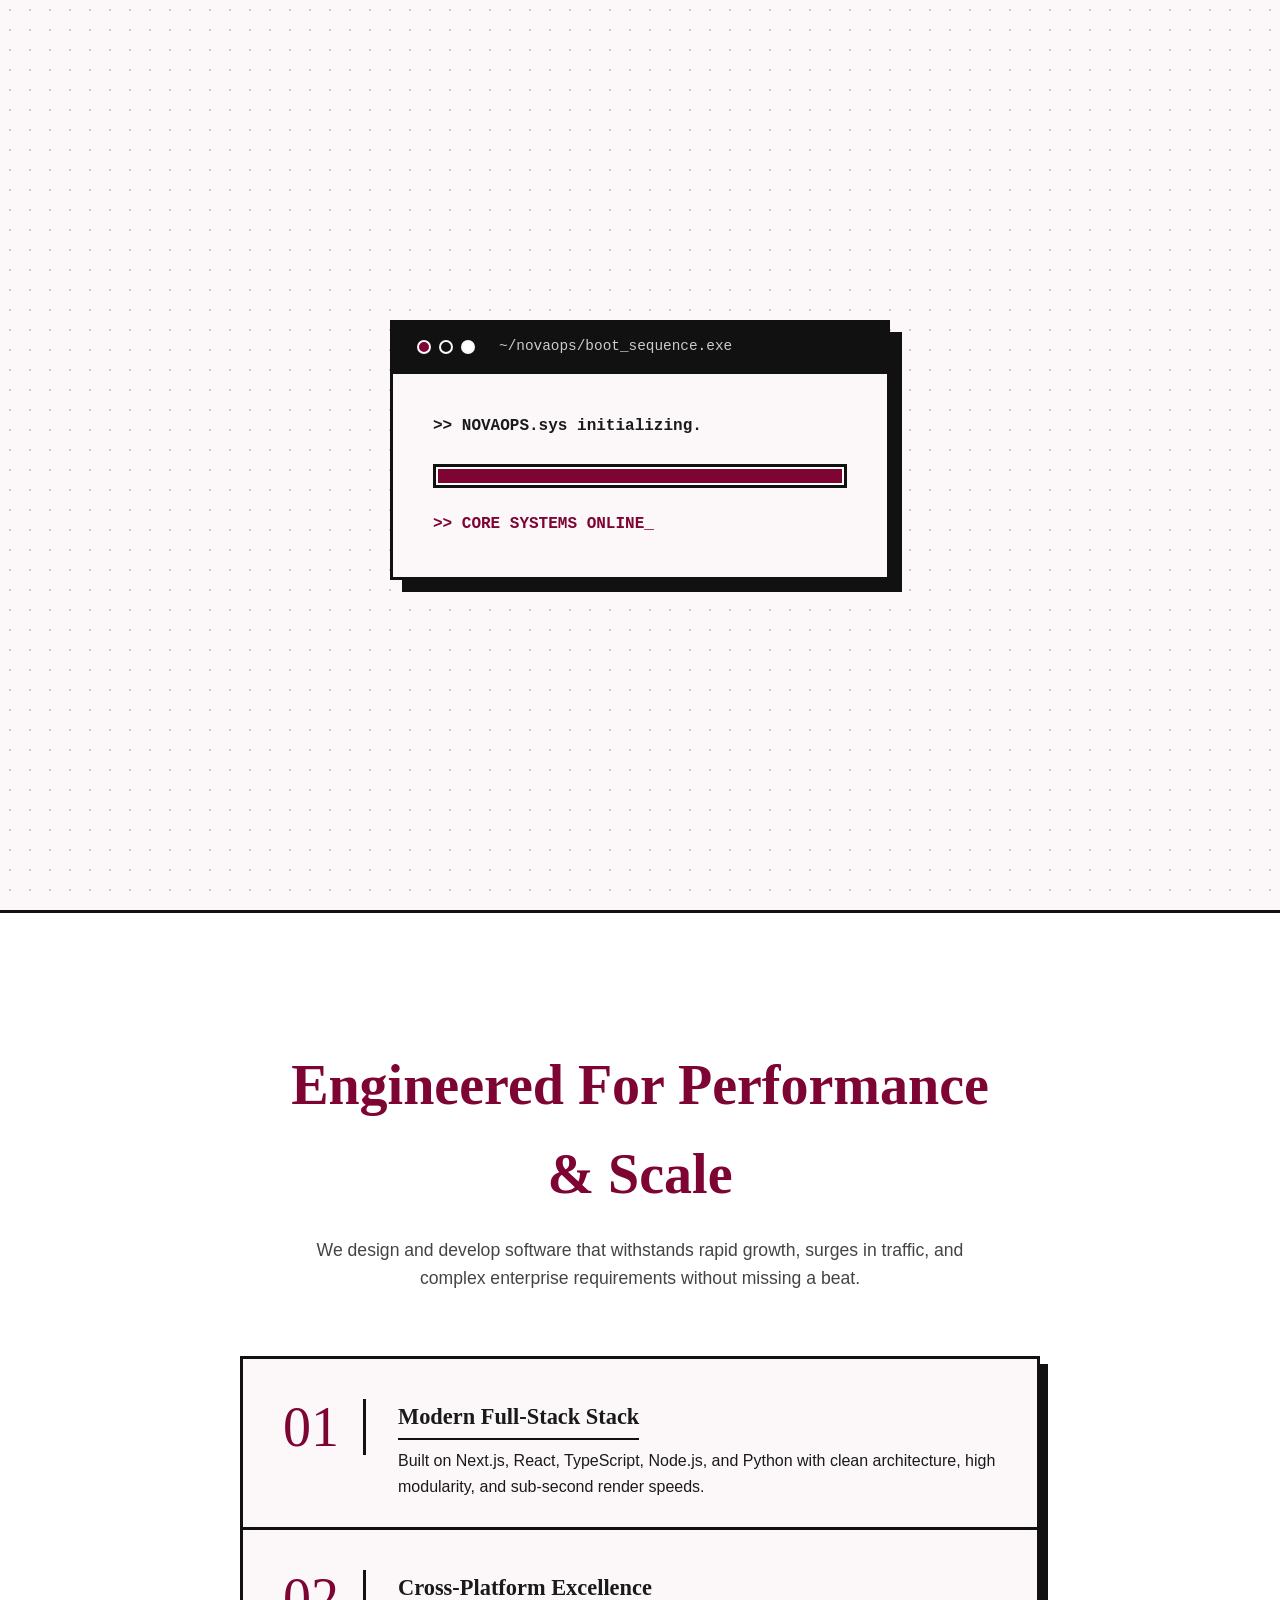
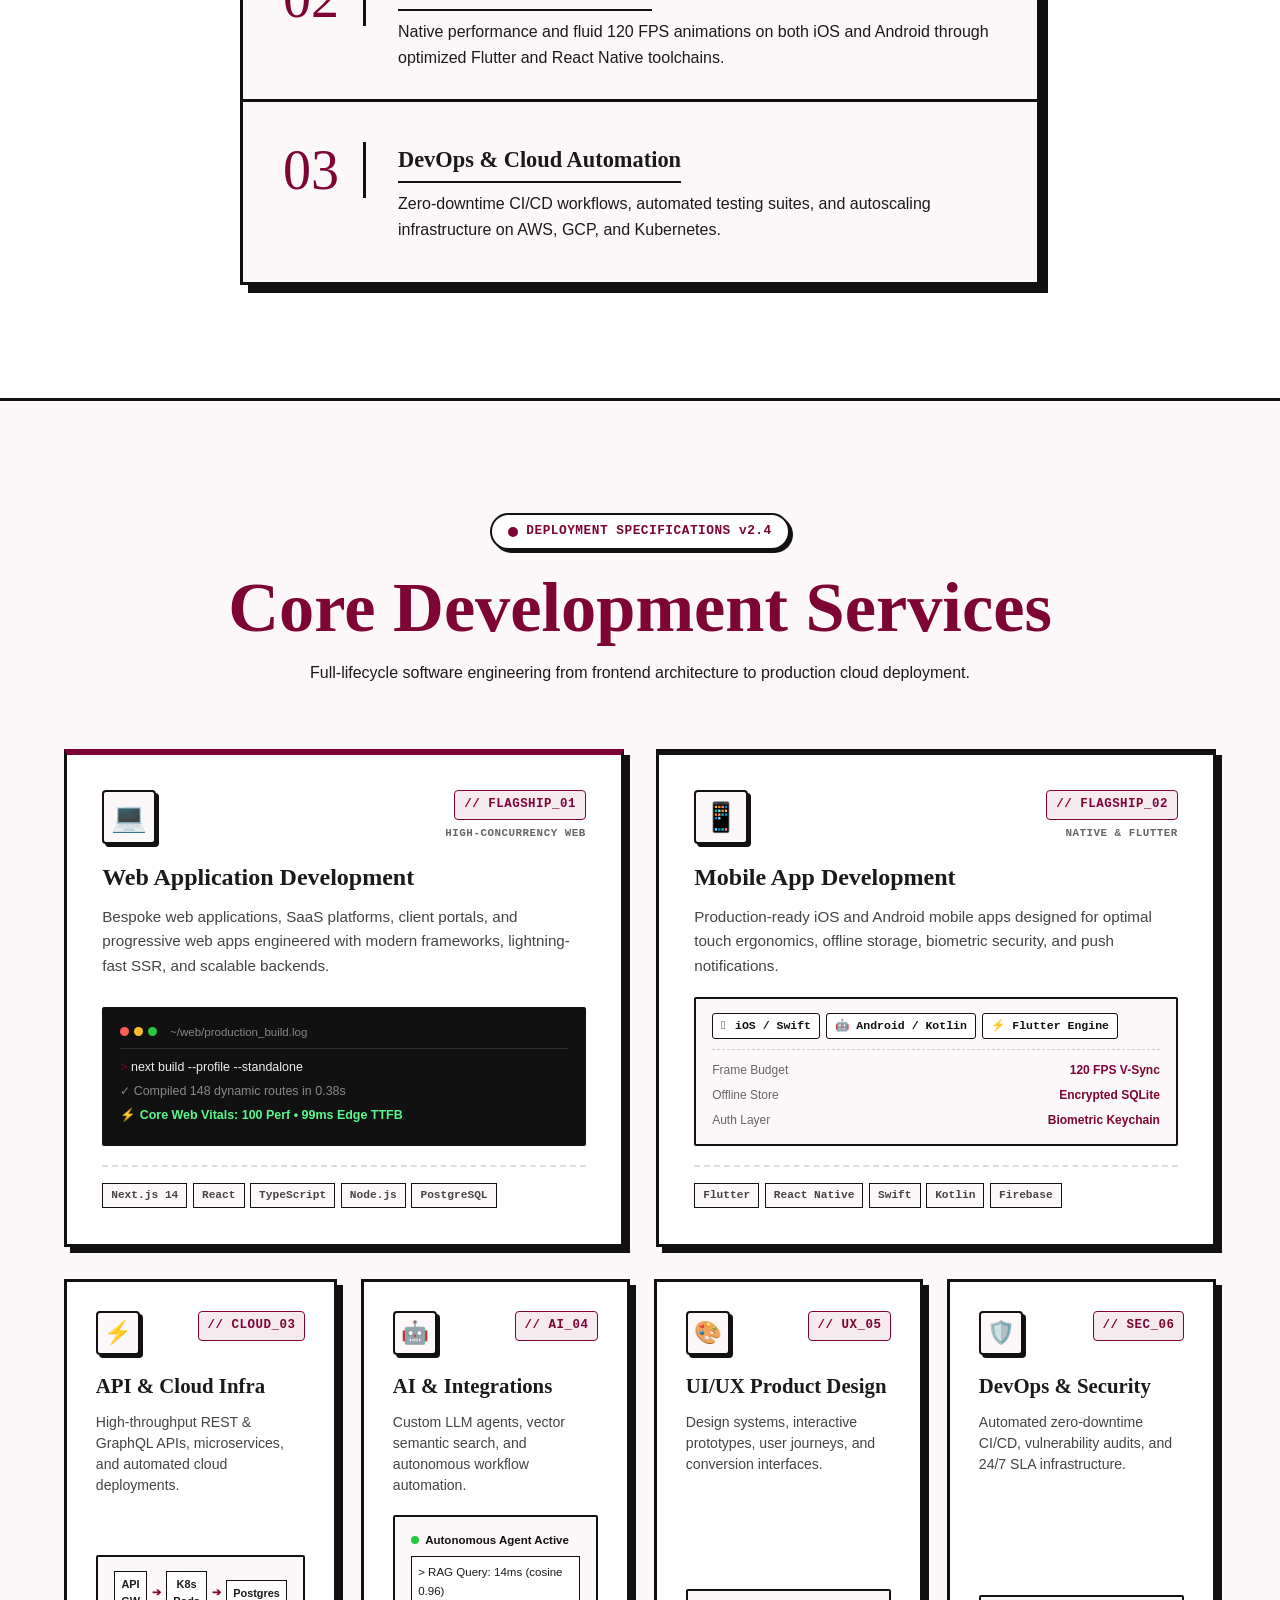
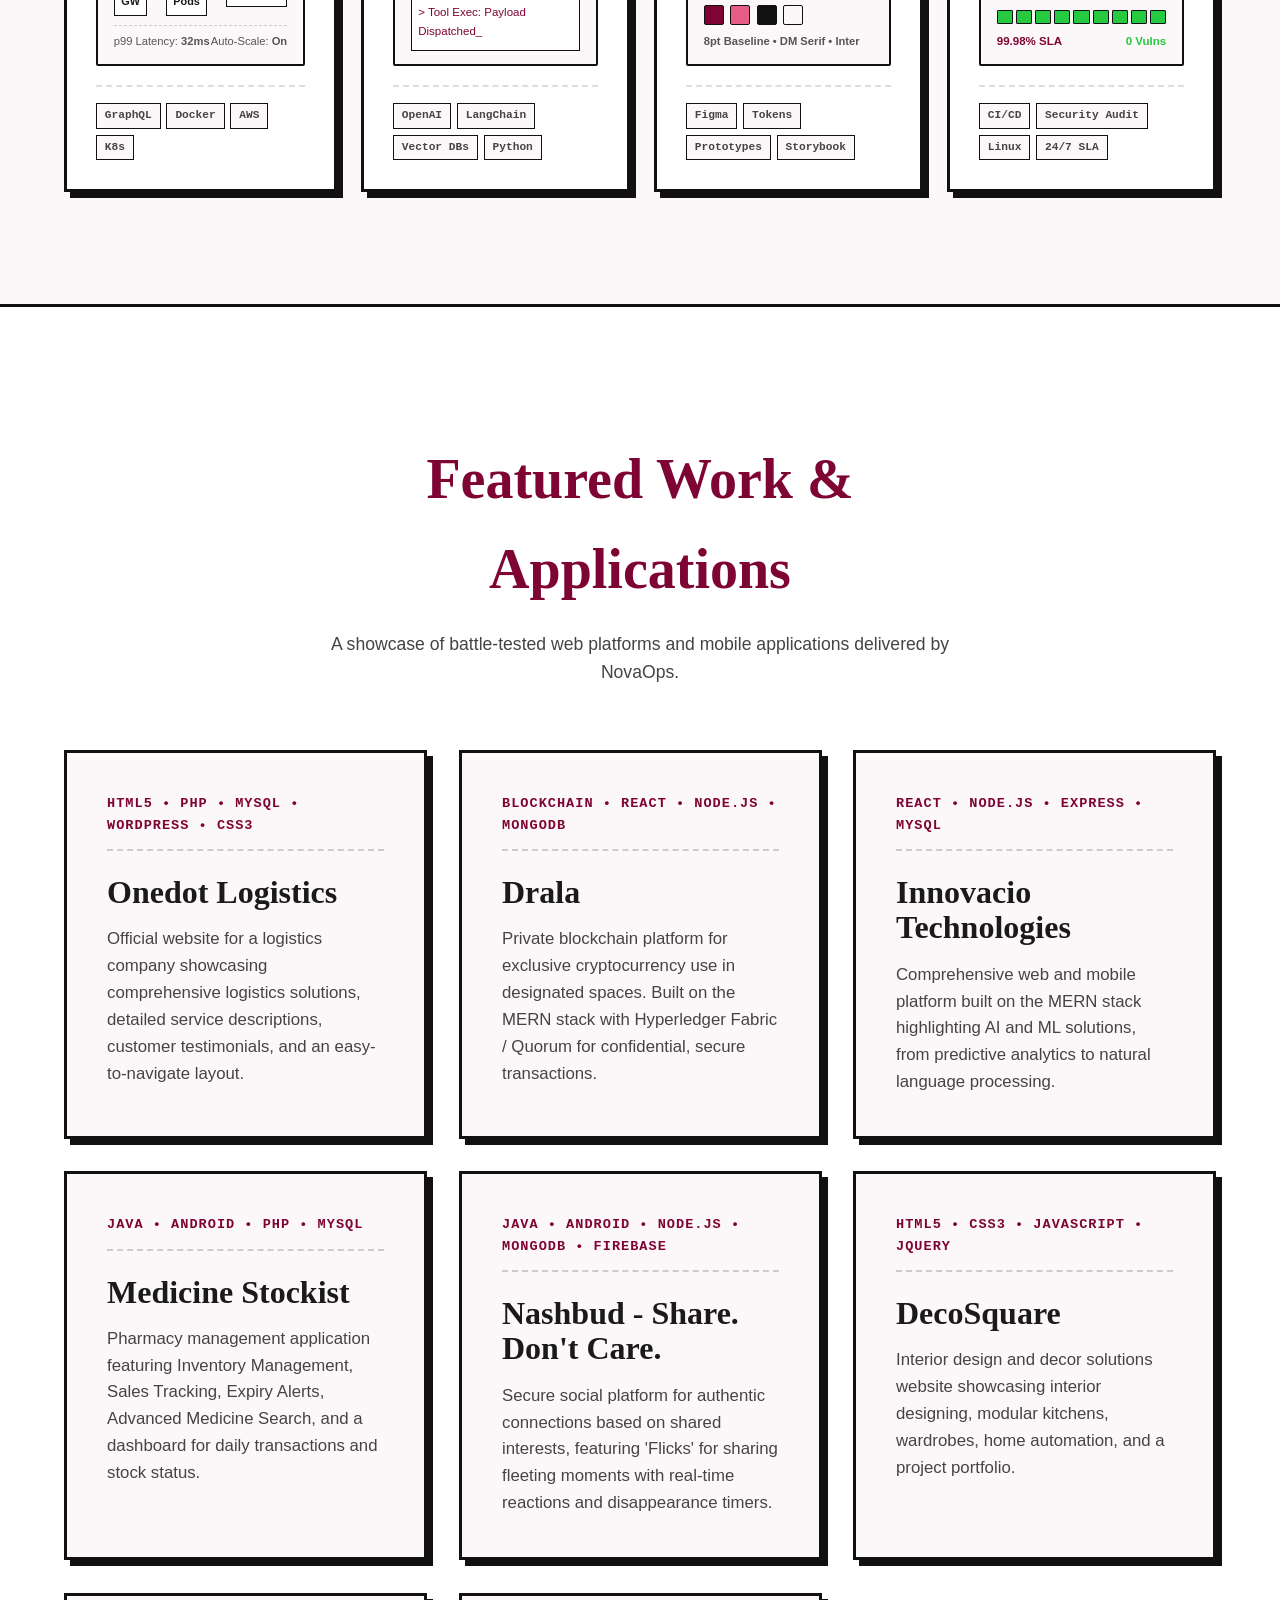
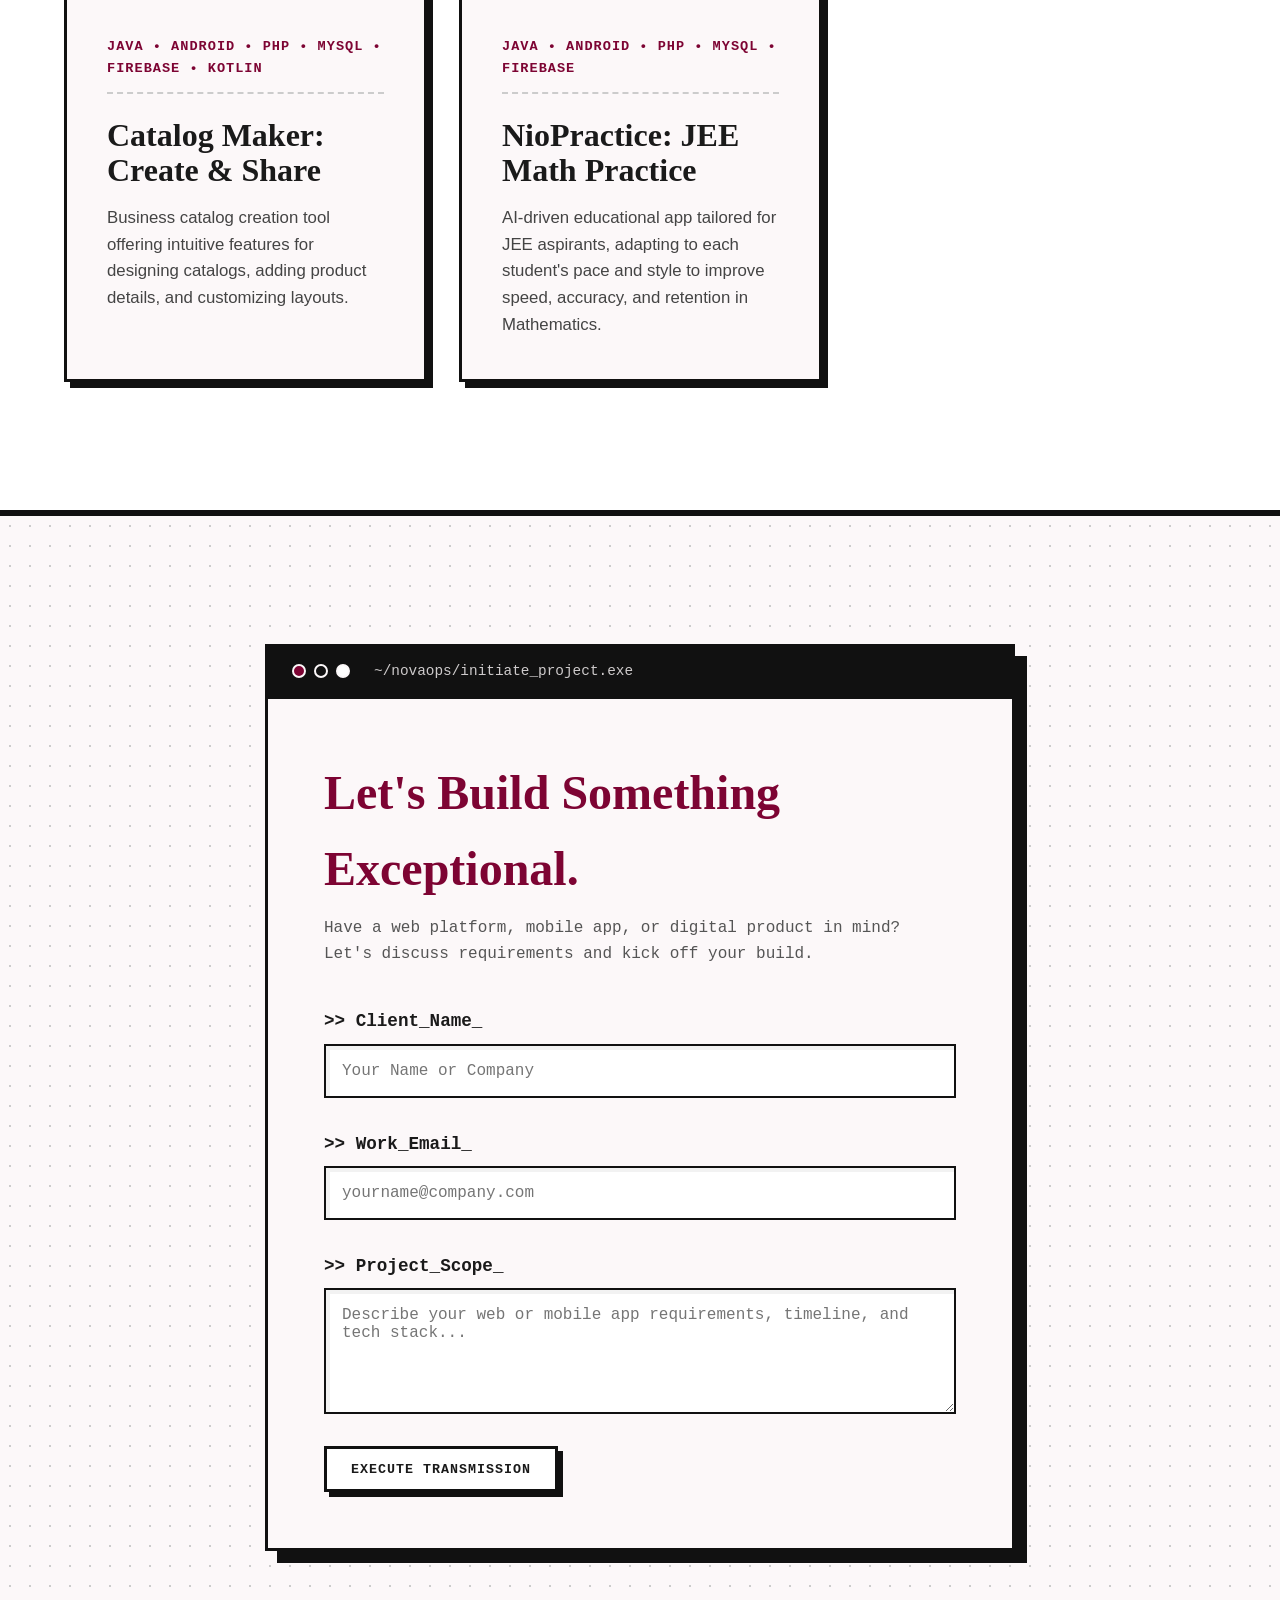
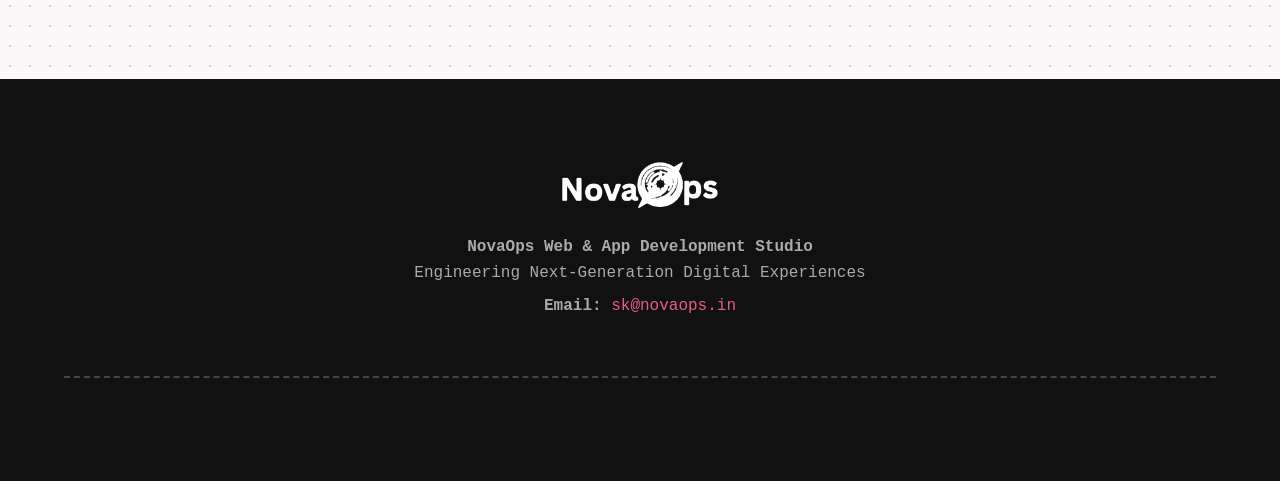
<file: index.html>
<!DOCTYPE html>
<html lang="en">

<head>
    <meta charset="UTF-8">
    <meta name="viewport" content="width=device-width, initial-scale=1.0">
    <meta http-equiv="X-Content-Type-Options" content="nosniff">
    <meta name="referrer" content="strict-origin-when-cross-origin">
    <meta http-equiv="Content-Security-Policy" content="default-src 'self'; script-src 'self' 'unsafe-inline'; style-src 'self' 'unsafe-inline' https://fonts.googleapis.com; font-src 'self' https://fonts.gstatic.com data:; img-src 'self' data: https:; connect-src 'self' https://api.web3forms.com; form-action 'self' https://api.web3forms.com; base-uri 'self';">
    <title>NovaOps | High-Performance Web & App Development</title>
    <meta name="theme-color" content="#7D0433">
    <link rel="icon" type="image/png" href="assets/favicon.png">
    <link rel="apple-touch-icon" href="assets/apple-touch-icon.png">
    <link rel="preconnect" href="https://fonts.googleapis.com">
    <link rel="preconnect" href="https://fonts.gstatic.com" crossorigin>
    <link
        href="https://fonts.googleapis.com/css2?family=DM+Serif+Display&family=Inter:wght@400;500;600;700;900&display=swap"
        rel="stylesheet">
    <link rel="stylesheet" href="style.css?v=3.1">
</head>

<body>
    <div id="a4-loader" class="a4-loader">
        <div class="terminal-container loader-terminal">
            <div class="terminal-header">
                <div class="terminal-buttons">
                    <span class="t-btn close"></span>
                    <span class="t-btn min"></span>
                    <span class="t-btn max"></span>
                </div>
                <div class="terminal-title">~/novaops/boot_sequence.exe</div>
            </div>
            <div class="terminal-body terminal-font">
                <p>>> NOVAOPS.sys initializing<span class="loading-dots"></span></p>
                <div class="progress-bar-container">
                    <div class="progress-bar"></div>
                </div>
                <p id="loader-status">>> CORE SYSTEMS ONLINE_</p>
            </div>
        </div>
    </div>

    <div class="noise-overlay"></div>
    <div class="custom-cursor"></div>

    <nav class="navbar relative-z">
        <div class="logo">
            <a href="#home" class="logo-link">
                <img src="assets/logo.png" alt="NovaOps Logo" class="nav-logo-img">
            </a>
        </div>
        <ul class="nav-links">
            <li><a href="#home">Home</a></li>
            <li><a href="#features">Architecture</a></li>
            <li><a href="#services">Services</a></li>
            <li><a href="#work">Projects</a></li>
            <li><a href="#contact-form-section">Contact</a></li>
        </ul>
        <a href="#contact-form-section" class="btn-primary magnetic-btn">Start a Project</a>
    </nav>

    <header id="home" class="hero relative-z split-layout">
        <div class="hero-content">
            <div class="status-badge">
                <span class="pulse-indicator"></span> Full-Stack Web & Mobile App Engineering
            </div>

            <h1 class="hero-title">
                Building High-Impact <br>
                <span class="text-orange highlight-stroke">Web & Mobile</span> Apps.
            </h1>
            <p class="hero-subtitle">
                NovaOps is a modern engineering studio crafting enterprise web applications, high-performance mobile
                apps, and robust cloud architectures for visionary startups and global brands.
            </p>
            <div class="hero-ctas">
                <a href="#services" class="btn-primary magnetic-btn" id="cta-main">Explore Services</a>
                <a href="#work" class="btn-secondary link-hover-effect" id="cta-secondary">→ View Selected Work</a>
            </div>
        </div>

        <div class="hero-visual">
            <div class="terminal-container hero-terminal">
                <div class="terminal-header">
                    <div class="terminal-buttons">
                        <span class="t-btn close"></span>
                        <span class="t-btn min"></span>
                        <span class="t-btn max"></span>
                    </div>
                    <div class="terminal-title">~/novaops/core_systems.sh</div>
                </div>
                <div class="terminal-body terminal-font">
                    <p class="code-line"><span class="text-orange">engineer</span>@novaops:~$ ./deploy_production</p>
                    <p class="code-line">> Initializing NovaOps application stack...</p>
                    <p class="code-line">> [OK] Fullstack Web Platforms (Next.js / React / Node)</p>
                    <p class="code-line">> [OK] Native & Cross-Platform Mobile (iOS / Android)</p>
                    <p class="code-line">> [OK] Cloud DevOps & CI/CD Pipelines</p>
                    <p class="code-line">> [OK] Real-time APIs & Microservices</p>
                    <p class="code-line text-orange blink-cursor">> Status: PRODUCTION_READY_</p>
                </div>
            </div>
        </div>
    </header>

    <section id="features" class="how-to-work relative-z">
        <div class="section-header-centered">
            <h2 class="section-title text-orange">Engineered For Performance & Scale</h2>
            <p class="section-subtitle">We design and develop software that withstands rapid growth, surges in traffic,
                and complex enterprise requirements without missing a beat.</p>
        </div>

        <div class="architecture-stack">
            <div class="stack-item animate-on-scroll">
                <div class="stack-number">01</div>
                <div class="stack-content">
                    <h3 class="stack-title">Modern Full-Stack Stack</h3>
                    <p class="stack-text">Built on Next.js, React, TypeScript, Node.js, and Python with clean
                        architecture, high modularity, and sub-second render speeds.</p>
                </div>
            </div>
            <div class="stack-item animate-on-scroll" style="transition-delay: 0.1s;">
                <div class="stack-number">02</div>
                <div class="stack-content">
                    <h3 class="stack-title">Cross-Platform Excellence</h3>
                    <p class="stack-text">Native performance and fluid 120 FPS animations on both iOS and Android
                        through optimized Flutter and React Native toolchains.</p>
                </div>
            </div>
            <div class="stack-item animate-on-scroll" style="transition-delay: 0.2s;">
                <div class="stack-number">03</div>
                <div class="stack-content">
                    <h3 class="stack-title">DevOps & Cloud Automation</h3>
                    <p class="stack-text">Zero-downtime CI/CD workflows, automated testing suites, and autoscaling
                        infrastructure on AWS, GCP, and Kubernetes.</p>
                </div>
            </div>
        </div>
    </section>

    <section id="services" class="services relative-z">
        <div class="services-header animate-on-scroll">
            <div class="services-telemetry-badge">
                <span class="pulse-indicator"></span> DEPLOYMENT SPECIFICATIONS v2.4
            </div>
            <h2 class="services-main-title text-orange">Core Development Services</h2>
            <p class="section-subtitle">Full-lifecycle software engineering from frontend architecture to production cloud deployment.</p>
        </div>

        <div class="services-master-container">
            <!-- TIER 1: FLAGSHIP PILLARS (Web & Mobile) -->
            <div class="services-flagship-grid">
                <!-- 01. Web Application Development -->
                <div class="service-card flagship-card animate-on-scroll">
                    <div class="service-card-header">
                        <div class="service-icon-box">💻</div>
                        <div class="service-header-meta">
                            <span class="service-code-tag">// FLAGSHIP_01</span>
                            <span class="service-subtag">HIGH-CONCURRENCY WEB</span>
                        </div>
                    </div>
                    
                    <div class="service-body">
                        <h3>Web Application Development</h3>
                        <p>Bespoke web applications, SaaS platforms, client portals, and progressive web apps engineered with modern frameworks, lightning-fast SSR, and scalable backends.</p>
                    </div>

                    <!-- Unique Micro-Widget: Live Build Terminal -->
                    <div class="service-micro-widget terminal-widget">
                        <div class="widget-topbar">
                            <div class="widget-traffic-lights">
                                <span class="light red"></span>
                                <span class="light yellow"></span>
                                <span class="light green"></span>
                            </div>
                            <span class="widget-title">~/web/production_build.log</span>
                        </div>
                        <div class="widget-content font-mono">
                            <p class="code-txt"><span class="text-orange">></span> next build --profile --standalone</p>
                            <p class="code-txt text-muted">✓ Compiled 148 dynamic routes in 0.38s</p>
                            <p class="code-txt code-highlight">⚡ Core Web Vitals: 100 Perf • 99ms Edge TTFB</p>
                        </div>
                    </div>

                    <div class="service-stack">
                        <span>Next.js 14</span>
                        <span>React</span>
                        <span>TypeScript</span>
                        <span>Node.js</span>
                        <span>PostgreSQL</span>
                    </div>
                </div>

                <!-- 02. Mobile App Development -->
                <div class="service-card flagship-card animate-on-scroll" style="transition-delay: 0.1s;">
                    <div class="service-card-header">
                        <div class="service-icon-box">📱</div>
                        <div class="service-header-meta">
                            <span class="service-code-tag">// FLAGSHIP_02</span>
                            <span class="service-subtag">NATIVE & FLUTTER</span>
                        </div>
                    </div>
                    
                    <div class="service-body">
                        <h3>Mobile App Development</h3>
                        <p>Production-ready iOS and Android mobile apps designed for optimal touch ergonomics, offline storage, biometric security, and push notifications.</p>
                    </div>

                    <!-- Unique Micro-Widget: Dual Platform Specs -->
                    <div class="service-micro-widget mobile-widget">
                        <div class="mobile-platform-selector">
                            <span class="platform-chip active"><span class="glyph"></span> iOS / Swift</span>
                            <span class="platform-chip active"><span class="glyph">🤖</span> Android / Kotlin</span>
                            <span class="platform-chip active"><span class="glyph">⚡</span> Flutter Engine</span>
                        </div>
                        <div class="mobile-benchmark-list font-mono">
                            <div class="benchmark-item">
                                <span class="bench-label">Frame Budget</span>
                                <span class="bench-value">120 FPS V-Sync</span>
                            </div>
                            <div class="benchmark-item">
                                <span class="bench-label">Offline Store</span>
                                <span class="bench-value">Encrypted SQLite</span>
                            </div>
                            <div class="benchmark-item">
                                <span class="bench-label">Auth Layer</span>
                                <span class="bench-value">Biometric Keychain</span>
                            </div>
                        </div>
                    </div>

                    <div class="service-stack">
                        <span>Flutter</span>
                        <span>React Native</span>
                        <span>Swift</span>
                        <span>Kotlin</span>
                        <span>Firebase</span>
                    </div>
                </div>
            </div>

            <!-- TIER 2: SPECIALIZED CAPABILITIES (4 Columns) -->
            <div class="services-engines-grid">
                <!-- 03. API & Cloud Infrastructure -->
                <div class="service-card engine-card animate-on-scroll" style="transition-delay: 0.2s;">
                    <div class="service-card-header">
                        <div class="service-icon-box small">⚡</div>
                        <span class="service-code-tag">// CLOUD_03</span>
                    </div>
                    
                    <div class="service-body">
                        <h3>API & Cloud Infra</h3>
                        <p>High-throughput REST & GraphQL APIs, microservices, and automated cloud deployments.</p>
                    </div>

                    <!-- Micro-Widget: Microservice Flow Diagram -->
                    <div class="service-micro-widget pipeline-widget font-mono">
                        <div class="pipeline-flow">
                            <div class="flow-step">API GW</div>
                            <span class="flow-arrow">➔</span>
                            <div class="flow-step">K8s Pods</div>
                            <span class="flow-arrow">➔</span>
                            <div class="flow-step">Postgres</div>
                        </div>
                        <div class="pipeline-telemetry">
                            <span>p99 Latency: <strong>32ms</strong></span>
                            <span>Auto-Scale: <strong>On</strong></span>
                        </div>
                    </div>

                    <div class="service-stack">
                        <span>GraphQL</span>
                        <span>Docker</span>
                        <span>AWS</span>
                        <span>K8s</span>
                    </div>
                </div>

                <!-- 04. AI & Intelligent Integrations -->
                <div class="service-card engine-card animate-on-scroll" style="transition-delay: 0.3s;">
                    <div class="service-card-header">
                        <div class="service-icon-box small">🤖</div>
                        <span class="service-code-tag">// AI_04</span>
                    </div>
                    
                    <div class="service-body">
                        <h3>AI & Integrations</h3>
                        <p>Custom LLM agents, vector semantic search, and autonomous workflow automation.</p>
                    </div>

                    <!-- Micro-Widget: AI Agent Stream -->
                    <div class="service-micro-widget ai-widget font-mono">
                        <div class="ai-status-row">
                            <span class="status-indicator-dot"></span>
                            <span class="ai-mode-text">Autonomous Agent Active</span>
                        </div>
                        <div class="ai-stream-box">
                            <p class="ai-log">> RAG Query: 14ms (cosine 0.96)</p>
                            <p class="ai-log text-orange">> Tool Exec: Payload Dispatched_</p>
                        </div>
                    </div>

                    <div class="service-stack">
                        <span>OpenAI</span>
                        <span>LangChain</span>
                        <span>Vector DBs</span>
                        <span>Python</span>
                    </div>
                </div>

                <!-- 05. UI/UX Product Design -->
                <div class="service-card engine-card animate-on-scroll" style="transition-delay: 0.4s;">
                    <div class="service-card-header">
                        <div class="service-icon-box small">🎨</div>
                        <span class="service-code-tag">// UX_05</span>
                    </div>
                    
                    <div class="service-body">
                        <h3>UI/UX Product Design</h3>
                        <p>Design systems, interactive prototypes, user journeys, and conversion interfaces.</p>
                    </div>

                    <!-- Micro-Widget: Design System Tokens -->
                    <div class="service-micro-widget design-widget font-mono">
                        <div class="design-palette-preview">
                            <span class="palette-swatch" style="background: #7D0433;" title="Nova Burgundy"></span>
                            <span class="palette-swatch" style="background: #E85D88;" title="Rose Light"></span>
                            <span class="palette-swatch" style="background: #111111;" title="Dark Border"></span>
                            <span class="palette-swatch" style="background: #FCF8F9;" title="Cream Canvas"></span>
                        </div>
                        <div class="design-tokens-text">
                            <span>8pt Baseline</span> • <span>DM Serif</span> • <span>Inter</span>
                        </div>
                    </div>

                    <div class="service-stack">
                        <span>Figma</span>
                        <span>Tokens</span>
                        <span>Prototypes</span>
                        <span>Storybook</span>
                    </div>
                </div>

                <!-- 06. DevOps, Security & Maintenance -->
                <div class="service-card engine-card animate-on-scroll" style="transition-delay: 0.5s;">
                    <div class="service-card-header">
                        <div class="service-icon-box small">🛡️</div>
                        <span class="service-code-tag">// SEC_06</span>
                    </div>
                    
                    <div class="service-body">
                        <h3>DevOps & Security</h3>
                        <p>Automated zero-downtime CI/CD, vulnerability audits, and 24/7 SLA infrastructure.</p>
                    </div>

                    <!-- Micro-Widget: Realtime Uptime Telemetry -->
                    <div class="service-micro-widget uptime-widget font-mono">
                        <div class="uptime-bar-graph">
                            <span class="uptime-tick active"></span>
                            <span class="uptime-tick active"></span>
                            <span class="uptime-tick active"></span>
                            <span class="uptime-tick active"></span>
                            <span class="uptime-tick active"></span>
                            <span class="uptime-tick active"></span>
                            <span class="uptime-tick active"></span>
                            <span class="uptime-tick active"></span>
                            <span class="uptime-tick active"></span>
                        </div>
                        <div class="uptime-stats-row">
                            <span class="uptime-val text-orange">99.98% SLA</span>
                            <span class="cve-val">0 Vulns</span>
                        </div>
                    </div>

                    <div class="service-stack">
                        <span>CI/CD</span>
                        <span>Security Audit</span>
                        <span>Linux</span>
                        <span>24/7 SLA</span>
                    </div>
                </div>
            </div>
        </div>
    </section>

    <section id="work" class="portfolio-section relative-z">
        <div class="section-header-centered animate-on-scroll">
            <h2 class="section-title text-orange">Featured Work & Applications</h2>
            <p class="section-subtitle">A showcase of battle-tested web platforms and mobile applications delivered by
                NovaOps.</p>
        </div>

        <div class="project-grid">
            <div class="project-card animate-on-scroll">
                <div class="project-tech">HTML5 • PHP • MySQL • WordPress • CSS3</div>
                <h3 class="project-title">Onedot Logistics</h3>
                <p class="project-desc">Official website for a logistics company showcasing comprehensive logistics
                    solutions, detailed service descriptions, customer testimonials, and an easy-to-navigate layout.</p>
            </div>
            <div class="project-card animate-on-scroll" style="transition-delay: 0.1s;">
                <div class="project-tech">Blockchain • React • Node.js • MongoDB</div>
                <h3 class="project-title">Drala</h3>
                <p class="project-desc">Private blockchain platform for exclusive cryptocurrency use in designated
                    spaces. Built on the MERN stack with Hyperledger Fabric / Quorum for confidential, secure
                    transactions.</p>
            </div>
            <div class="project-card animate-on-scroll" style="transition-delay: 0.2s;">
                <div class="project-tech">React • Node.js • Express • MySQL</div>
                <h3 class="project-title">Innovacio Technologies</h3>
                <p class="project-desc">Comprehensive web and mobile platform built on the MERN stack highlighting AI
                    and ML solutions, from predictive analytics to natural language processing.</p>
            </div>
            <div class="project-card animate-on-scroll">
                <div class="project-tech">Java • Android • PHP • MySQL</div>
                <h3 class="project-title">Medicine Stockist</h3>
                <p class="project-desc">Pharmacy management application featuring Inventory Management, Sales Tracking,
                    Expiry Alerts, Advanced Medicine Search, and a dashboard for daily transactions and stock status.
                </p>
            </div>
            <div class="project-card animate-on-scroll" style="transition-delay: 0.1s;">
                <div class="project-tech">Java • Android • Node.js • MongoDB • Firebase</div>
                <h3 class="project-title">Nashbud - Share. Don't Care.</h3>
                <p class="project-desc">Secure social platform for authentic connections based on shared interests,
                    featuring 'Flicks' for sharing fleeting moments with real-time reactions and disappearance timers.
                </p>
            </div>
            <div class="project-card animate-on-scroll" style="transition-delay: 0.2s;">
                <div class="project-tech">HTML5 • CSS3 • JavaScript • jQuery</div>
                <h3 class="project-title">DecoSquare</h3>
                <p class="project-desc">Interior design and decor solutions website showcasing interior designing,
                    modular kitchens, wardrobes, home automation, and a project portfolio.</p>
            </div>
            <div class="project-card animate-on-scroll">
                <div class="project-tech">Java • Android • PHP • MySQL • Firebase • Kotlin</div>
                <h3 class="project-title">Catalog Maker: Create & Share</h3>
                <p class="project-desc">Business catalog creation tool offering intuitive features for designing
                    catalogs, adding product details, and customizing layouts.</p>
            </div>
            <div class="project-card animate-on-scroll" style="transition-delay: 0.1s;">
                <div class="project-tech">Java • Android • PHP • MySQL • Firebase</div>
                <h3 class="project-title">NioPractice: JEE Math Practice</h3>
                <p class="project-desc">AI-driven educational app tailored for JEE aspirants, adapting to each student's
                    pace and style to improve speed, accuracy, and retention in Mathematics.</p>
            </div>
        </div>
    </section>

    <section id="contact-form-section" class="contact-form-section relative-z">
        <div class="terminal-container animate-on-scroll">
            <div class="terminal-header">
                <div class="terminal-buttons">
                    <span class="t-btn close"></span>
                    <span class="t-btn min"></span>
                    <span class="t-btn max"></span>
                </div>
                <div class="terminal-title">~/novaops/initiate_project.exe</div>
            </div>

            <div class="terminal-body">
                <h2 class="terminal-heading text-orange">Let's Build Something Exceptional.</h2>
                <p class="terminal-sub">Have a web platform, mobile app, or digital product in mind? Let's discuss
                    requirements and kick off your build.</p>

                    <form id="a4ContactForm" class="brutal-form code-style-form"
                        action="https://api.web3forms.com/submit" method="POST">
                        <input type="hidden" name="access_key" value="914edbca-5f5e-4ed4-8574-67fca47922b2">
                        <input type="hidden" name="subject" value="New Project Inquiry | NovaOps">
                        <input type="hidden" name="from_name" value="NovaOps Website">
                        <!-- Botcheck Honeypot to block automated spambots -->
                        <input type="checkbox" name="botcheck" id="botcheck" style="display: none !important;" tabindex="-1" autocomplete="off">
                        <div class="input-group">
                            <label for="userName">>> Client_Name_</label>
                            <input type="text" id="userName" name="name" placeholder="Your Name or Company" maxlength="100" required>
                        </div>
                        <div class="input-group">
                            <label for="userEmail">>> Work_Email_</label>
                            <input type="email" id="userEmail" name="email" placeholder="yourname@company.com" maxlength="120" required>
                        </div>
                        <div class="input-group">
                            <label for="userMessage">>> Project_Scope_</label>
                            <textarea id="userMessage" name="message" rows="5" maxlength="3000" placeholder="Describe your web or mobile app requirements, timeline, and tech stack..." required></textarea>
                        </div>
                        <button type="submit" id="submitBtn" class="btn-primary run-command-btn">Execute
                            Transmission</button>
                    </form>
            </div>
        </div>
    </section>

    <div id="successToast" class="success-toast" style="display: none;" role="status" aria-live="polite">
        <div class="toast-content">
            <span class="toast-icon">🚀</span>
            <div class="toast-text">
                <span class="toast-title">Payload Delivered!</span>
                <span class="toast-desc">Transmission dispatched to sk@novaops.in.</span>
            </div>
        </div>
        <div class="toast-progress"></div>
    </div>

    <footer class="site-footer relative-z">
        <div class="footer-content animate-on-scroll">
            <img src="assets/logo.png" alt="NovaOps Logo" class="footer-logo-img">
            <div class="contact-details terminal-font">
                <p><strong>NovaOps Web & App Development Studio</strong><br>Engineering Next-Generation Digital
                    Experiences</p>
                <p><strong>Email:</strong> <a href="mailto:sk@novaops.in"
                        style="color: var(--accent-light); text-decoration: none;">sk@novaops.in</a></p>
            </div>
        </div>
        <div class="copyright animate-on-scroll" style="transition-delay: 0.2s;">
            &copy; 2026 NovaOps Technologies. All rights reserved. | <a href="admin.html" class="admin-link">Admin
                Access</a>
        </div>
    </footer>

    <script src="script.js?v=3.1"></script>
</body>

</html>
</file>
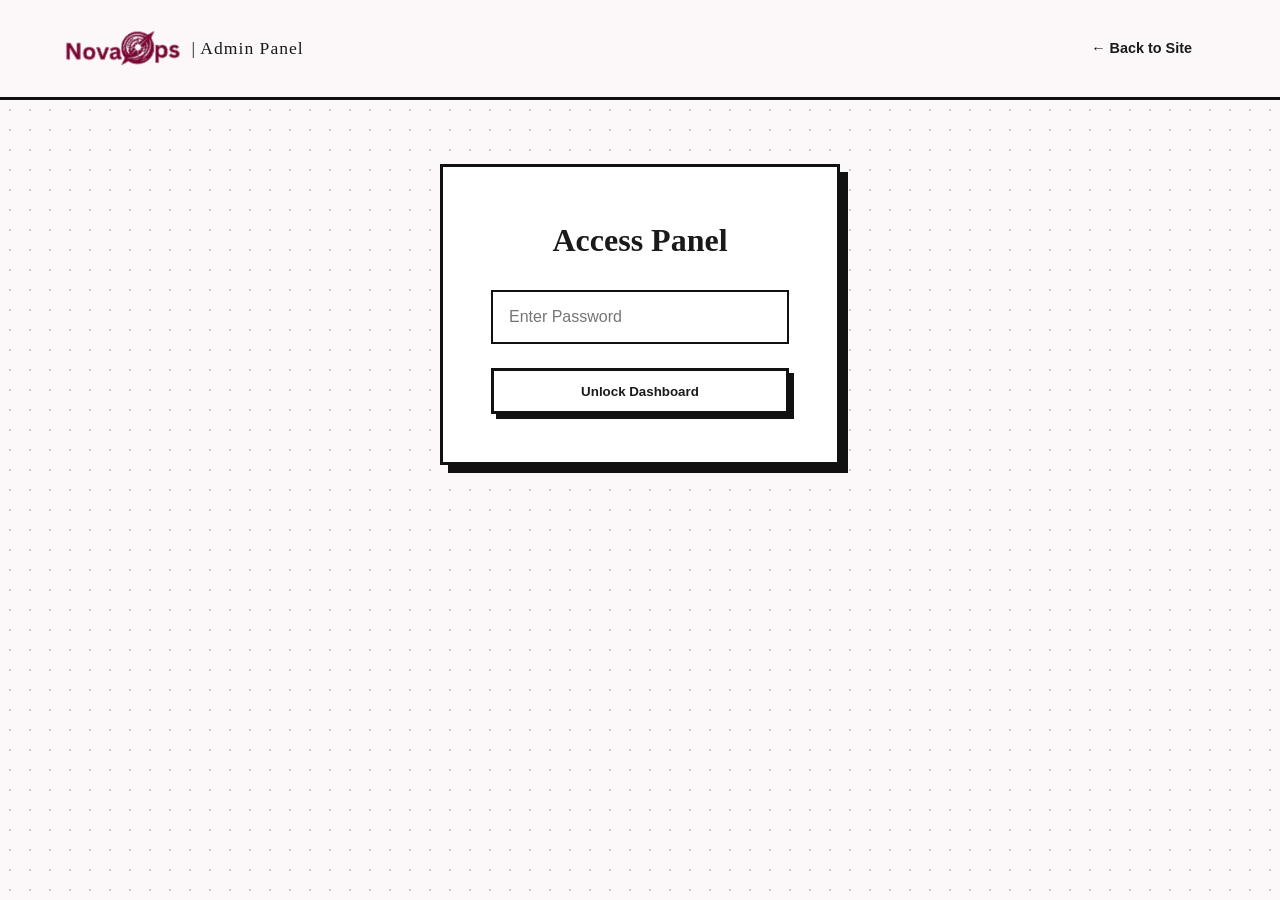
<file: admin.html>
<!DOCTYPE html>
<html lang="en">

<head>
    <meta charset="UTF-8">
    <meta name="viewport" content="width=device-width, initial-scale=1.0">
    <meta http-equiv="X-Content-Type-Options" content="nosniff">
    <meta name="referrer" content="strict-origin-when-cross-origin">
    <meta http-equiv="Content-Security-Policy" content="default-src 'self'; script-src 'self' 'unsafe-inline'; style-src 'self' 'unsafe-inline' https://fonts.googleapis.com; font-src 'self' https://fonts.gstatic.com data:; img-src 'self' data: https:; base-uri 'self';">
    <title>NovaOps | Admin Panel</title>
    <meta name="theme-color" content="#7D0433">
    <link rel="icon" type="image/png" href="assets/favicon.png">
    <link rel="apple-touch-icon" href="assets/apple-touch-icon.png">
    <link rel="preconnect" href="https://fonts.googleapis.com">
    <link rel="preconnect" href="https://fonts.gstatic.com" crossorigin>
    <link
        href="https://fonts.googleapis.com/css2?family=DM+Serif+Display&family=Inter:wght@400;500;600;700&display=swap"
        rel="stylesheet">
    <link rel="stylesheet" href="style.css?v=3.0">
    <style>
        /* Restore normal visible cursors for admin panel */
        *, *::before, *::after {
            cursor: auto !important;
        }

        button, a, .btn-primary, .btn-secondary, input[type="submit"] {
            cursor: pointer !important;
        }

        input, textarea {
            cursor: text !important;
        }

        /* Admin specific layout styles overlaying style.css */
        body {
            display: flex;
            flex-direction: column;
            min-height: 100vh;
        }

        .admin-header {
            padding: 1.5rem 5%;
            border-bottom: 3px solid var(--border-dark);
            display: flex;
            justify-content: space-between;
            align-items: center;
            background-color: var(--bg-cream);
        }

        .admin-main {
            flex: 1;
            padding: 4rem 5%;
            display: flex;
            flex-direction: column;
            align-items: center;
            background-image: radial-gradient(#ccc 1px, transparent 1px);
            background-size: 20px 20px;
        }

        /* Login Box */
        .login-box {
            background: #fff;
            border: 3px solid var(--border-dark);
            box-shadow: 8px 8px 0px 0px var(--border-dark);
            padding: 3rem;
            width: 100%;
            max-width: 400px;
            text-align: center;
        }

        .login-box input {
            width: 100%;
            padding: 1rem;
            margin: 1.5rem 0;
            border: 2px solid var(--border-dark);
            font-family: var(--font-body);
            font-size: 1rem;
            outline: none;
        }

        .login-box input:focus {
            box-shadow: 4px 4px 0px 0px var(--accent-orange);
        }

        .error-msg {
            color: var(--accent-orange);
            font-size: 0.95rem;
            font-weight: bold;
            margin-top: 1rem;
            display: none;
        }

        /* Dashboard */
        .dashboard {
            width: 100%;
            max-width: 900px;
            display: none;
        }

        .submissions-grid {
            display: grid;
            gap: 1.5rem;
            margin-top: 2rem;
        }

        .sub-card {
            background: #fff;
            border: 3px solid var(--border-dark);
            padding: 2rem;
            box-shadow: 6px 6px 0px 0px var(--border-dark);
        }

        .sub-header {
            display: flex;
            justify-content: space-between;
            border-bottom: 2px dashed #ccc;
            padding-bottom: 0.5rem;
            margin-bottom: 1rem;
            font-size: 0.9rem;
            color: #555;
        }

        .sub-card h4 {
            font-size: 1.5rem;
            margin-bottom: 0.5rem;
            color: var(--accent-orange);
            font-family: var(--font-heading);
        }
    </style>
</head>

<body>

    <header class="admin-header">
        <div class="logo">
            <a href="index.html" class="logo-link">
                <img src="assets/logo.png" alt="NovaOps Logo" class="nav-logo-img">
            </a>
            <span style="font-weight: 400; font-size: 1.1rem;">| Admin Panel</span>
        </div>
        <a href="index.html" class="btn-secondary" style="font-size: 0.9rem; font-weight: bold;">← Back to Site</a>
    </header>

    <main class="admin-main">
        <div id="loginView" class="login-box">
            <h2 style="font-family: var(--font-heading); font-size: 2rem;">Access Panel</h2>
            <input type="password" id="adminPassword" placeholder="Enter Password">
            <button id="loginBtn" class="btn-primary" style="width: 100%;">Unlock Dashboard</button>
            <p id="errorMsg" class="error-msg">Incorrect Password.</p>
        </div>

        <div id="dashboardView" class="dashboard">
            <div
                style="display: flex; justify-content: space-between; align-items: center; flex-wrap: wrap; gap: 1rem;">
                <h2 style="font-family: var(--font-heading); font-size: 2.5rem;">Client Submissions</h2>
                <div style="display: flex; gap: 0.8rem; flex-wrap: wrap;">
                    <button id="logoutBtn" class="btn-secondary" style="border: 2px solid var(--border-dark); padding: 0.5rem 1rem; background-color: #fff;">Lock Session</button>
                    <button id="clearDataBtn" class="btn-secondary"
                        style="color: red; border: 2px solid red; padding: 0.5rem 1rem; background-color: #fff;">Clear All
                        Data</button>
                </div>
            </div>

            <div id="submissionsContainer" class="submissions-grid">
            </div>
        </div>
    </main>

    <script>
        // Salted cryptographic hash of the admin password (SHA-256)
        // Eliminates plaintext passwords from client source code
        const SALT = "novaops_secure_salt_2026_";
        const TARGET_HASH = "ea3b337fa33325d408334c691d152da1998db16cefd3d7af2ff9675bdc5ba544";

        const loginBtn = document.getElementById('loginBtn');
        const passInput = document.getElementById('adminPassword');
        const errorMsg = document.getElementById('errorMsg');
        const loginView = document.getElementById('loginView');
        const dashboardView = document.getElementById('dashboardView');
        const container = document.getElementById('submissionsContainer');
        const clearBtn = document.getElementById('clearDataBtn');
        const logoutBtn = document.getElementById('logoutBtn');

        let failedAttempts = 0;
        let lockoutTimer = null;

        // Hash function using browser-native Web Crypto API
        async function sha256(str) {
            const buffer = new TextEncoder().encode(str);
            const digest = await crypto.subtle.digest('SHA-256', buffer);
            return Array.from(new Uint8Array(digest))
                .map(b => b.toString(16).padStart(2, '0'))
                .join('');
        }

        // Check if session is already authenticated
        if (sessionStorage.getItem('nova_admin_auth') === 'true') {
            loginView.style.display = 'none';
            dashboardView.style.display = 'block';
            loadSubmissions();
        }

        // Allow pressing "Enter" to login
        passInput.addEventListener('keypress', function (e) {
            if (e.key === 'Enter') loginBtn.click();
        });

        loginBtn.addEventListener('click', async () => {
            if (lockoutTimer) return;

            const enteredPass = passInput.value;
            if (!enteredPass) return;

            const computedHash = await sha256(SALT + enteredPass);

            if (computedHash === TARGET_HASH) {
                failedAttempts = 0;
                sessionStorage.setItem('nova_admin_auth', 'true');
                loginView.style.display = 'none';
                dashboardView.style.display = 'block';
                passInput.value = '';
                errorMsg.style.display = 'none';
                loadSubmissions();
            } else {
                failedAttempts++;
                passInput.value = '';
                if (failedAttempts >= 5) {
                    let secondsLeft = 30;
                    loginBtn.disabled = true;
                    passInput.disabled = true;
                    errorMsg.style.display = 'block';
                    errorMsg.textContent = `Too many attempts. Locked for ${secondsLeft}s.`;

                    lockoutTimer = setInterval(() => {
                        secondsLeft--;
                        if (secondsLeft <= 0) {
                            clearInterval(lockoutTimer);
                            lockoutTimer = null;
                            failedAttempts = 0;
                            loginBtn.disabled = false;
                            passInput.disabled = false;
                            errorMsg.textContent = 'Incorrect Password.';
                            errorMsg.style.display = 'none';
                        } else {
                            errorMsg.textContent = `Too many attempts. Locked for ${secondsLeft}s.`;
                        }
                    }, 1000);
                } else {
                    errorMsg.style.display = 'block';
                    errorMsg.textContent = `Incorrect Password. (${5 - failedAttempts} attempts remaining)`;
                }
            }
        });

        logoutBtn.addEventListener('click', () => {
            sessionStorage.removeItem('nova_admin_auth');
            dashboardView.style.display = 'none';
            loginView.style.display = 'block';
            container.innerHTML = '';
        });

        // XSS-Safe Submissions Rendering using strict DOM nodes (no innerHTML injection)
        function loadSubmissions() {
            const novaData = JSON.parse(localStorage.getItem('novaSubmissions')) || [];
            const legacyData = JSON.parse(localStorage.getItem('a4Submissions')) || [];
            const data = [...novaData, ...legacyData];
            container.innerHTML = '';

            if (data.length === 0) {
                const emptyMsg = document.createElement('p');
                emptyMsg.style.cssText = 'text-align: center; font-size: 1.2rem; margin-top: 2rem;';
                emptyMsg.textContent = 'No project inquiries yet. Test the transmission form on the homepage!';
                container.appendChild(emptyMsg);
                return;
            }

            // Loop backwards to show the newest messages first
            for (let i = data.length - 1; i >= 0; i--) {
                const sub = data[i];
                const card = document.createElement('div');
                card.className = 'sub-card';

                const subHeader = document.createElement('div');
                subHeader.className = 'sub-header';
                const dateSpan = document.createElement('span');
                dateSpan.textContent = 'Submitted: ' + (sub.date || 'N/A');
                subHeader.appendChild(dateSpan);
                card.appendChild(subHeader);

                const nameHeader = document.createElement('h4');
                nameHeader.textContent = sub.name || 'Anonymous';
                card.appendChild(nameHeader);

                const emailP = document.createElement('p');
                emailP.style.marginBottom = '1rem';
                const emailStrong = document.createElement('strong');
                emailStrong.textContent = 'Email: ';
                emailP.appendChild(emailStrong);

                const emailLink = document.createElement('a');
                const safeEmail = String(sub.email || '').trim();
                // Validate email to prevent javascript: pseudo-protocol injection
                if (/^[^\s@]+@[^\s@]+\.[^\s@]+$/.test(safeEmail)) {
                    emailLink.href = 'mailto:' + encodeURIComponent(safeEmail);
                } else {
                    emailLink.href = '#';
                }
                emailLink.className = 'text-orange';
                emailLink.style.fontWeight = '600';
                emailLink.textContent = safeEmail;
                emailP.appendChild(emailLink);
                card.appendChild(emailP);

                const msgBox = document.createElement('div');
                msgBox.style.cssText = 'padding: 1rem; background: var(--bg-cream); border: 2px solid var(--border-dark); font-family: var(--font-body); white-space: pre-wrap; word-break: break-word;';
                msgBox.textContent = sub.message || '';
                card.appendChild(msgBox);

                container.appendChild(card);
            }
        }

        clearBtn.addEventListener('click', () => {
            if (confirm('Are you absolutely sure you want to delete all form submissions? This cannot be undone.')) {
                localStorage.removeItem('novaSubmissions');
                localStorage.removeItem('a4Submissions');
                loadSubmissions();
            }
        });
    </script>
</body>

</html>
</file>
<file: style.css>
/* Base Variables & Reset */
:root {
    --bg-cream: #FCF8F9;
    --text-black: #1A1A1A;
    --accent-orange: #7D0433;
    --accent-light: #E85D88;
    --border-dark: #111111;
    --font-heading: 'DM Serif Display', serif;
    --font-body: 'Inter', sans-serif;
    --font-mono: 'Courier New', Courier, monospace;
}

* {
    margin: 0;
    padding: 0;
    box-sizing: border-box;
    cursor: none;
    /* Hides default cursor for our custom one */
}

html {
    scroll-behavior: smooth;
}

body {
    background-color: var(--bg-cream);
    color: var(--text-black);
    font-family: var(--font-body);
    line-height: 1.6;
    overflow-x: hidden;
    position: relative;
}

/* --- CREATIVE TOUCHES --- */

.noise-overlay {
    position: fixed;
    top: 0;
    left: 0;
    width: 100vw;
    height: 100vh;
    pointer-events: none;
    z-index: 9999;
    opacity: 0.04;
    background-image: url("data:image/svg+xml,%3Csvg viewBox='0 0 200 200' xmlns='http://www.w3.org/2000/svg'%3E%3Cfilter id='noiseFilter'%3E%3CfeTurbulence type='fractalNoise' baseFrequency='0.65' numOctaves='3' stitchTiles='stitch'/%3E%3C/filter%3E%3Crect width='100%25' height='100%25' filter='url(%23noiseFilter)'/%3E%3C/svg%3E");
}

@media (pointer: fine) {
    .custom-cursor {
        width: 20px;
        height: 20px;
        background-color: var(--accent-orange);
        border: 2px solid var(--border-dark);
        border-radius: 50%;
        position: fixed;
        pointer-events: none;
        z-index: 10000;
        transform: translate(-50%, -50%);
        transition: transform 0.1s ease, background-color 0.2s ease, width 0.15s ease, height 0.15s ease;
        mix-blend-mode: difference;
    }

    .custom-cursor.clicking {
        transform: translate(-50%, -50%) scale(0.7) !important;
    }

    a:hover~.custom-cursor,
    button:hover~.custom-cursor,
    input:hover~.custom-cursor,
    textarea:hover~.custom-cursor,
    .service-card:hover~.custom-cursor,
    .project-card:hover~.custom-cursor,
    .platform-chip:hover~.custom-cursor,
    .palette-swatch:hover~.custom-cursor {
        transform: translate(-50%, -50%) scale(1.6);
        background-color: #fff;
    }
}

@media (pointer: coarse) {
    * {
        cursor: auto;
    }

    .custom-cursor {
        display: none;
    }
}

.relative-z {
    position: relative;
    z-index: 10;
}

h1,
h2,
h3,
.logo,
.footer-logo,
.terminal-heading {
    font-family: var(--font-heading);
}

.text-orange {
    color: var(--accent-orange);
}

/* Navigation */
.navbar {
    display: flex;
    justify-content: space-between;
    align-items: center;
    padding: 1.5rem 5%;
    border-bottom: 3px solid var(--border-dark);
    background-color: var(--bg-cream);
    position: sticky;
    top: 0;
    z-index: 100;
    transition: padding 0.25s cubic-bezier(0.16, 1, 0.3, 1), background-color 0.25s ease, box-shadow 0.25s ease;
}

.navbar.navbar-scrolled {
    padding: 1rem 5%;
    background-color: rgba(252, 248, 249, 0.94);
    backdrop-filter: blur(8px);
    -webkit-backdrop-filter: blur(8px);
    box-shadow: 0 4px 20px rgba(0, 0, 0, 0.06);
}

.logo {
    font-size: 1.5rem;
    font-weight: bold;
    letter-spacing: 1px;
    display: flex;
    align-items: center;
    gap: 0.6rem;
}

.logo-link {
    display: inline-flex;
    align-items: center;
    text-decoration: none;
    transition: transform 0.2s cubic-bezier(0.16, 1, 0.3, 1);
}

.logo-link:hover {
    transform: scale(1.03);
}

.nav-logo-img {
    height: 38px;
    width: auto;
    display: block;
}

.footer-logo-img {
    height: 52px;
    width: auto;
    display: block;
    filter: brightness(0) invert(1);
    transition: transform 0.25s ease;
}

.footer-logo-img:hover {
    transform: scale(1.05);
}

.logo-icon {
    color: var(--accent-orange);
}

.nav-links {
    list-style: none;
    display: flex;
    gap: 2rem;
}

.nav-links a {
    text-decoration: none;
    color: var(--text-black);
    font-weight: 600;
    font-size: 0.95rem;
    position: relative;
    padding-bottom: 4px;
    transition: color 0.2s ease;
}

.nav-links a::after {
    content: '';
    position: absolute;
    bottom: 0;
    left: 0;
    width: 0%;
    height: 2px;
    background-color: var(--accent-orange);
    transition: width 0.25s cubic-bezier(0.16, 1, 0.3, 1);
}

.nav-links a:hover {
    color: var(--accent-orange);
}

.nav-links a:hover::after {
    width: 100%;
}

/* Buttons (Neo-Brutalist with Tactile Physical Feedback) */
.btn-primary,
.btn-secondary {
    padding: 0.8rem 1.5rem;
    font-weight: 700;
    font-family: var(--font-body);
    text-decoration: none;
    display: inline-block;
    cursor: pointer;
    user-select: none;
    -webkit-user-select: none;
}

.btn-primary {
    background-color: #fff;
    color: var(--text-black);
    border: 3px solid var(--border-dark);
    box-shadow: 5px 5px 0px 0px var(--border-dark);
    transition: transform 0.15s cubic-bezier(0.16, 1, 0.3, 1), box-shadow 0.15s cubic-bezier(0.16, 1, 0.3, 1), background-color 0.2s ease, color 0.2s ease;
}

.btn-primary:hover {
    transform: translate(-2px, -2px);
    box-shadow: 7px 7px 0px 0px var(--accent-orange);
}

.btn-primary:active {
    transform: translate(3px, 3px) !important;
    box-shadow: 1px 1px 0px 0px var(--border-dark) !important;
}

.btn-secondary {
    background: transparent;
    border: none;
    font-size: 1rem;
    color: var(--text-black);
    position: relative;
    transition: transform 0.2s cubic-bezier(0.16, 1, 0.3, 1), color 0.2s ease;
}

.btn-secondary:hover {
    color: var(--accent-orange);
    transform: translateX(4px);
}

.btn-secondary:active {
    transform: translateX(2px) scale(0.98);
}

/* --- HERO SPLIT LAYOUT --- */
.hero {
    padding: 6rem 5% 6rem;
    border-bottom: 3px solid var(--border-dark);
    background-image: radial-gradient(#ccc 1px, transparent 1px);
    background-size: 20px 20px;
    display: flex;
    align-items: center;
    justify-content: space-between;
    gap: 4rem;
    min-height: 80vh;
}

.hero-content {
    flex: 1;
    max-width: 750px;
}

.status-badge {
    display: inline-flex;
    align-items: center;
    gap: 0.5rem;
    padding: 0.5rem 1rem;
    border: 2px solid var(--border-dark);
    border-radius: 50px;
    font-size: 0.85rem;
    font-weight: 600;
    background-color: #fff;
    margin-bottom: 2rem;
    box-shadow: 3px 3px 0 0 var(--border-dark);
}

.pulse-indicator {
    width: 10px;
    height: 10px;
    background-color: var(--accent-orange);
    border-radius: 50%;
    animation: pulse 2s infinite;
}

@keyframes pulse {
    0% {
        box-shadow: 0 0 0 0 rgba(125, 4, 51, 0.7);
    }

    70% {
        box-shadow: 0 0 0 10px rgba(125, 4, 51, 0);
    }

    100% {
        box-shadow: 0 0 0 0 rgba(125, 4, 51, 0);
    }
}

.hero-title {
    font-size: clamp(3.5rem, 6vw, 6rem);
    line-height: 1.05;
    margin-bottom: 1.5rem;
}

.highlight-stroke {
    position: relative;
    display: inline-block;
}

.highlight-stroke::after {
    content: '';
    position: absolute;
    bottom: 10px;
    left: 0;
    width: 100%;
    height: 8px;
    background-color: var(--text-black);
    z-index: -1;
}

.hero-subtitle {
    font-size: 1.2rem;
    color: #333;
    margin-bottom: 2.5rem;
    max-width: 600px;
}

.hero-ctas {
    display: flex;
    gap: 1.5rem;
    align-items: center;
}

/* Hero Visual Layout */
.hero-visual {
    flex: 0.8;
    position: relative;
    display: flex;
    justify-content: center;
    align-items: center;
}

/* --- ARCHITECTURE STACK --- */
.how-to-work {
    padding: 8rem 5%;
    background-color: #fff;
    border-bottom: 3px solid var(--border-dark);
}

.section-header-centered {
    text-align: center;
    max-width: 700px;
    margin: 0 auto 4rem;
}

.how-to-work .section-title {
    font-size: 3.5rem;
    margin-bottom: 1rem;
}

.how-to-work .section-subtitle {
    font-size: 1.1rem;
    color: #444;
}

.architecture-stack {
    display: flex;
    flex-direction: column;
    gap: 0;
    max-width: 800px;
    margin: 0 auto;
}

.stack-item {
    display: flex;
    border: 3px solid var(--border-dark);
    background-color: var(--bg-cream);
    padding: 2.5rem;
    align-items: flex-start;
    margin-bottom: -15px;
    position: relative;
    box-shadow: 8px 8px 0px 0px var(--border-dark);
    transition: transform 0.3s ease;
}

.stack-item:hover {
    transform: translateX(10px);
    z-index: 5;
    background-color: #fff;
}

.stack-number {
    font-family: var(--font-heading);
    font-size: 3.5rem;
    color: var(--accent-orange);
    line-height: 1;
    margin-right: 2rem;
    border-right: 3px solid var(--border-dark);
    padding-right: 1.5rem;
}

.stack-title {
    font-size: 1.4rem;
    margin-bottom: 0.5rem;
    border-bottom: 2px solid var(--border-dark);
    display: inline-block;
    padding-bottom: 0.2rem;
}

/* --- CORE DEVELOPMENT SERVICES (BESPOKE OPERATIONS MATRIX) --- */
.services {
    padding: 7rem 5%;
    overflow: hidden;
    background-color: var(--bg-cream);
    border-bottom: 3px solid var(--border-dark);
}

.services-header {
    text-align: center;
    margin-bottom: 4rem;
    width: 100%;
}

.services-telemetry-badge {
    display: inline-flex;
    align-items: center;
    gap: 0.5rem;
    font-family: var(--font-mono);
    font-size: 0.8rem;
    font-weight: 700;
    color: var(--accent-orange);
    background: #fff;
    border: 2px solid var(--border-dark);
    padding: 0.4rem 1rem;
    border-radius: 50px;
    box-shadow: 3px 3px 0 0 var(--border-dark);
    margin-bottom: 1.2rem;
    letter-spacing: 0.5px;
}

.services-main-title {
    font-size: clamp(3rem, 5.5vw, 4.5rem);
    font-family: var(--font-heading);
    color: var(--accent-orange);
    line-height: 1.1;
    margin-bottom: 0.8rem;
}

.services-master-container {
    max-width: 1240px;
    margin: 0 auto;
}

/* Tier 1: Two Flagships side by side */
.services-flagship-grid {
    display: grid;
    grid-template-columns: repeat(2, 1fr);
    gap: 2rem;
    margin-bottom: 2rem;
}

/* Tier 2: Four Specialized Engines */
.services-engines-grid {
    display: grid;
    grid-template-columns: repeat(4, 1fr);
    gap: 1.5rem;
}

/* Base Service Card */
.service-card {
    border: 3px solid var(--border-dark);
    background-color: #fff;
    box-shadow: 6px 6px 0px 0px var(--border-dark);
    display: flex;
    flex-direction: column;
    justify-content: space-between;
    transition: transform 0.25s cubic-bezier(0.16, 1, 0.3, 1), box-shadow 0.25s cubic-bezier(0.16, 1, 0.3, 1), border-color 0.2s ease;
    position: relative;
    will-change: transform, box-shadow;
}

.service-card.flagship-card {
    padding: 2.2rem;
    border-top: 6px solid var(--border-dark);
}

.service-card.flagship-card:first-child {
    border-top: 6px solid var(--accent-orange);
}

.service-card.engine-card {
    padding: 1.8rem;
}

.service-card:hover {
    transform: translate(-4px, -4px) !important;
    box-shadow: 10px 10px 0px 0px var(--accent-orange);
}

.service-card-header {
    display: flex;
    justify-content: space-between;
    align-items: flex-start;
    margin-bottom: 1.2rem;
}

.service-header-meta {
    display: flex;
    flex-direction: column;
    align-items: flex-end;
    gap: 0.3rem;
}

.service-icon-box {
    width: 54px;
    height: 54px;
    background-color: var(--bg-cream);
    border: 2px solid var(--border-dark);
    box-shadow: 3px 3px 0 0 var(--border-dark);
    display: flex;
    align-items: center;
    justify-content: center;
    font-size: 1.8rem;
    border-radius: 4px;
    transition: transform 0.25s cubic-bezier(0.16, 1, 0.3, 1), box-shadow 0.25s cubic-bezier(0.16, 1, 0.3, 1), background-color 0.2s ease;
}

.service-card:hover .service-icon-box {
    transform: translateY(-2px) scale(1.05);
    box-shadow: 4px 4px 0 0 var(--accent-orange);
    background-color: #fff;
}

.service-icon-box.small {
    width: 44px;
    height: 44px;
    font-size: 1.4rem;
}

.service-code-tag {
    font-family: var(--font-mono);
    font-size: 0.78rem;
    font-weight: 700;
    color: var(--accent-orange);
    background: rgba(125, 4, 51, 0.08);
    border: 1.5px solid var(--accent-orange);
    padding: 0.25rem 0.55rem;
    letter-spacing: 0.5px;
    border-radius: 4px;
}

.service-subtag {
    font-family: var(--font-mono);
    font-size: 0.68rem;
    font-weight: 700;
    color: #666;
    letter-spacing: 0.5px;
}

.service-body {
    flex-grow: 1;
}

.service-body h3 {
    font-size: 1.5rem;
    font-family: var(--font-heading);
    margin-bottom: 0.8rem;
    color: var(--text-black);
    line-height: 1.2;
}

.engine-card .service-body h3 {
    font-size: 1.3rem;
}

.service-body p {
    font-size: 0.95rem;
    color: #444;
    line-height: 1.6;
    margin-bottom: 1.2rem;
}

.engine-card .service-body p {
    font-size: 0.88rem;
    line-height: 1.5;
}

/* Micro-Widgets Inside Cards */
.service-micro-widget {
    background-color: var(--bg-cream);
    border: 2px solid var(--border-dark);
    padding: 0.85rem 1rem;
    margin-bottom: 1.2rem;
    border-radius: 2px;
}

/* 1. Terminal Widget */
.terminal-widget {
    background-color: #111111;
    color: #eee;
    border-color: #111;
}

.widget-topbar {
    display: flex;
    align-items: center;
    gap: 0.8rem;
    border-bottom: 1px solid #333;
    padding-bottom: 0.4rem;
    margin-bottom: 0.6rem;
}

.widget-traffic-lights {
    display: flex;
    gap: 5px;
}

.widget-traffic-lights .light {
    width: 9px;
    height: 9px;
    border-radius: 50%;
}

.light.red { background-color: #ff5f56; }
.light.yellow { background-color: #ffbd2e; }
.light.green { background-color: #27c93f; }

.widget-title {
    font-size: 0.72rem;
    color: #888;
}

.terminal-widget .code-txt {
    font-size: 0.78rem;
    margin-bottom: 0.25rem;
}

.terminal-widget .text-muted { color: #888; }
.terminal-widget .code-highlight { color: #5af78e; font-weight: 600; }

/* 2. Mobile Platform Widget */
.mobile-platform-selector {
    display: flex;
    flex-wrap: wrap;
    gap: 0.4rem;
    margin-bottom: 0.7rem;
    border-bottom: 1.5px dashed #ccc;
    padding-bottom: 0.6rem;
}

.platform-chip {
    font-family: var(--font-mono);
    font-size: 0.72rem;
    font-weight: 700;
    color: var(--border-dark);
    background: #fff;
    border: 1.5px solid var(--border-dark);
    padding: 0.2rem 0.5rem;
    border-radius: 3px;
    transition: transform 0.15s ease, background-color 0.15s ease, color 0.15s ease;
    cursor: default;
}

.platform-chip:hover {
    transform: translateY(-1px);
    background-color: var(--accent-orange);
    color: #fff;
}

.mobile-benchmark-list {
    display: flex;
    flex-direction: column;
    gap: 0.35rem;
}

.benchmark-item {
    display: flex;
    justify-content: space-between;
    font-size: 0.75rem;
}

.bench-label { color: #666; }
.bench-value { font-weight: 700; color: var(--accent-orange); }

/* 3. Pipeline Widget */
.pipeline-flow {
    display: flex;
    align-items: center;
    justify-content: space-between;
    gap: 0.3rem;
    margin-bottom: 0.6rem;
}

.flow-step {
    background: #fff;
    border: 1.5px solid var(--border-dark);
    font-size: 0.68rem;
    font-weight: 700;
    padding: 0.25rem 0.4rem;
    text-align: center;
    flex: 1;
    transition: transform 0.15s ease, box-shadow 0.15s ease, background-color 0.15s ease;
}

.flow-step:hover {
    transform: translateY(-2px);
    box-shadow: 2px 2px 0 0 var(--accent-orange);
    background-color: var(--bg-cream);
}

.flow-arrow {
    color: var(--accent-orange);
    font-size: 0.7rem;
    font-weight: bold;
}

.pipeline-telemetry {
    display: flex;
    justify-content: space-between;
    font-size: 0.7rem;
    color: #555;
    border-top: 1px dashed #ccc;
    padding-top: 0.4rem;
}

/* 4. AI Widget */
.ai-status-row {
    display: flex;
    align-items: center;
    gap: 0.4rem;
    margin-bottom: 0.4rem;
    font-size: 0.72rem;
    font-weight: 700;
    color: var(--border-dark);
}

.status-indicator-dot {
    width: 8px;
    height: 8px;
    border-radius: 50%;
    background-color: #27c93f;
    animation: pulse 1.5s infinite;
}

.ai-stream-box {
    font-size: 0.72rem;
    background: #fff;
    border: 1px solid var(--border-dark);
    padding: 0.4rem;
}

.ai-log { margin-bottom: 0.2rem; }

/* 5. Design Widget */
.design-palette-preview {
    display: flex;
    gap: 0.4rem;
    margin-bottom: 0.5rem;
}

.palette-swatch {
    width: 20px;
    height: 20px;
    border: 1.5px solid var(--border-dark);
    border-radius: 2px;
    transition: transform 0.2s cubic-bezier(0.16, 1, 0.3, 1), box-shadow 0.2s ease;
    cursor: pointer;
}

.palette-swatch:hover {
    transform: scale(1.25);
    box-shadow: 2px 2px 0 0 var(--border-dark);
    z-index: 2;
}

.design-tokens-text {
    font-size: 0.7rem;
    color: #555;
    font-weight: 600;
}

/* 6. Uptime Widget */
.uptime-bar-graph {
    display: flex;
    gap: 3px;
    margin-bottom: 0.5rem;
}

.uptime-tick {
    flex: 1;
    height: 14px;
    background-color: #27c93f;
    border: 1px solid var(--border-dark);
    border-radius: 1px;
    transition: transform 0.15s ease, opacity 0.15s ease;
}

.uptime-tick:hover {
    transform: scaleY(1.3);
    opacity: 0.85;
}

.uptime-stats-row {
    display: flex;
    justify-content: space-between;
    font-size: 0.72rem;
    font-weight: 700;
}

.cve-val {
    color: #27c93f;
}

/* Stack Badges */
.service-stack {
    display: flex;
    flex-wrap: wrap;
    gap: 0.35rem;
    margin-top: auto;
    padding-top: 1rem;
    border-top: 2px dashed #ddd;
}

.service-stack span {
    font-family: var(--font-mono);
    font-size: 0.7rem;
    font-weight: 600;
    color: #444;
    background: var(--bg-cream);
    border: 1px solid var(--border-dark);
    padding: 0.18rem 0.5rem;
    transition: transform 0.15s ease, background-color 0.15s ease, color 0.15s ease, border-color 0.15s ease;
}

.service-stack span:hover {
    transform: translateY(-2px);
    background-color: var(--accent-orange);
    color: #fff;
    border-color: var(--accent-orange);
}

/* --- NEW: PORTFOLIO / PROJECTS SECTION --- */
.portfolio-section {
    padding: 8rem 5%;
    background-color: #fff;
    border-bottom: 3px solid var(--border-dark);
}

.portfolio-section .section-title {
    font-size: 3.5rem;
    margin-bottom: 1rem;
}

.portfolio-section .section-subtitle {
    font-size: 1.1rem;
    color: #444;
    margin-bottom: 4rem;
}

.project-grid {
    display: grid;
    grid-template-columns: repeat(auto-fit, minmax(300px, 1fr));
    gap: 2rem;
    max-width: 1200px;
    margin: 0 auto;
}

.project-card {
    border: 3px solid var(--border-dark);
    padding: 2.5rem;
    background-color: var(--bg-cream);
    box-shadow: 6px 6px 0px 0px var(--border-dark);
    display: flex;
    flex-direction: column;
    transition: transform 0.25s cubic-bezier(0.16, 1, 0.3, 1), box-shadow 0.25s cubic-bezier(0.16, 1, 0.3, 1), background-color 0.2s ease;
    will-change: transform, box-shadow;
}

.project-card:hover {
    transform: translate(-4px, -4px);
    box-shadow: 10px 10px 0px 0px var(--accent-orange);
    background-color: #fff;
}

.project-tech {
    font-family: var(--font-mono);
    font-size: 0.85rem;
    color: var(--accent-orange);
    font-weight: bold;
    margin-bottom: 1.5rem;
    text-transform: uppercase;
    letter-spacing: 1px;
    border-bottom: 2px dashed #ccc;
    padding-bottom: 0.8rem;
}

.project-title {
    font-family: var(--font-heading);
    font-size: 2rem;
    margin-bottom: 1rem;
    color: var(--text-black);
    line-height: 1.1;
}

.project-desc {
    font-size: 1.05rem;
    color: #444;
    flex-grow: 1;
}

/* --- TERMINAL CONTACT FORM --- */
.contact-form-section {
    padding: 8rem 5%;
    display: flex;
    justify-content: center;
    background-image: radial-gradient(#ccc 1px, transparent 1px);
    background-size: 20px 20px;
    border-top: 3px solid var(--border-dark);
}

.terminal-container {
    width: 100%;
    max-width: 750px;
    border: 3px solid var(--border-dark);
    box-shadow: 12px 12px 0px 0px var(--border-dark);
    background-color: #fff;
    display: flex;
    flex-direction: column;
}

.terminal-header {
    background-color: var(--border-dark);
    color: var(--bg-cream);
    padding: 0.8rem 1.5rem;
    display: flex;
    align-items: center;
    border-bottom: 3px solid var(--border-dark);
}

.terminal-buttons {
    display: flex;
    gap: 8px;
    margin-right: 1.5rem;
}

.t-btn {
    width: 14px;
    height: 14px;
    border-radius: 50%;
    border: 2px solid var(--bg-cream);
}

.t-btn.close {
    background-color: var(--accent-orange);
}

.t-btn.min {
    background-color: transparent;
}

.t-btn.max {
    background-color: #fff;
}

.terminal-title {
    font-family: var(--font-mono);
    font-size: 0.9rem;
    opacity: 0.8;
}

.terminal-body {
    padding: 3.5rem;
    background-color: var(--bg-cream);
}

.terminal-heading {
    font-size: 3rem;
    margin-bottom: 0.5rem;
}

.terminal-sub {
    font-family: var(--font-mono);
    font-size: 1rem;
    margin-bottom: 2.5rem;
    color: #555;
}

.code-style-form {
    display: flex;
    flex-direction: column;
    gap: 2rem;
}

.input-group {
    display: flex;
    flex-direction: column;
    gap: 0.5rem;
}

.code-style-form label {
    font-family: var(--font-mono);
    font-weight: bold;
    color: var(--text-black);
    font-size: 1.1rem;
}

.code-style-form input,
.code-style-form textarea {
    width: 100%;
    padding: 1rem;
    font-family: var(--font-mono);
    font-size: 1rem;
    background-color: #fff;
    border: 2px solid var(--border-dark);
    color: var(--text-black);
    outline: none;
    box-shadow: inset 4px 4px 0px 0px rgba(0, 0, 0, 0.05);
    transition: border-color 0.2s ease, box-shadow 0.2s ease, transform 0.15s ease;
}

.code-style-form input:focus,
.code-style-form textarea:focus {
    border-color: var(--accent-orange);
    box-shadow: 4px 4px 0px 0px var(--accent-orange);
    transform: translateY(-1px);
}

.run-command-btn {
    align-self: flex-start;
    font-family: var(--font-mono);
    text-transform: uppercase;
    letter-spacing: 1px;
}

/* Success Toast Popup */
.success-toast {
    display: none;
    position: fixed;
    bottom: 24px;
    left: 50%;
    transform: translate(-50%, 40px) scale(0.95);
    background-color: var(--border-dark);
    color: #fff;
    border: 2px solid var(--accent-orange);
    box-shadow: 5px 5px 0px 0px var(--accent-orange);
    padding: 0.85rem 1.2rem;
    font-family: var(--font-mono);
    flex-direction: column;
    gap: 0.5rem;
    z-index: 99999;
    max-width: calc(100vw - 32px);
    width: max-content;
    border-radius: 4px;

    /* Completely hidden by default on all devices */
    opacity: 0;
    visibility: hidden;
    pointer-events: none;
    transition: opacity 0.3s ease, transform 0.35s cubic-bezier(0.175, 0.885, 0.32, 1.275), visibility 0.3s;
}

.success-toast.show {
    display: flex !important;
    opacity: 1 !important;
    visibility: visible !important;
    pointer-events: auto !important;
    transform: translate(-50%, 0) scale(1) !important;
    animation: toastBounceIn 0.45s cubic-bezier(0.175, 0.885, 0.32, 1.275) forwards;
}

@keyframes toastBounceIn {
    0% {
        opacity: 0;
        transform: translate(-50%, 40px) scale(0.9);
    }
    60% {
        transform: translate(-50%, -6px) scale(1.02);
    }
    100% {
        opacity: 1;
        transform: translate(-50%, 0) scale(1);
    }
}

.toast-content {
    display: flex;
    align-items: center;
    gap: 0.75rem;
}

.toast-icon {
    font-size: 1.6rem;
    display: inline-block;
    animation: rocketHover 1s ease-in-out infinite alternate;
}

@keyframes rocketHover {
    0% { transform: translateY(0) rotate(0deg); }
    100% { transform: translateY(-4px) rotate(6deg); }
}

.toast-text {
    display: flex;
    flex-direction: column;
    gap: 0.15rem;
    text-align: left;
}

.toast-title {
    font-weight: 700;
    font-size: 0.92rem;
    color: #fff;
    letter-spacing: 0.5px;
}

.toast-desc {
    font-size: 0.75rem;
    color: #ccc;
    font-weight: 400;
}

.toast-progress {
    height: 3px;
    background: rgba(255, 255, 255, 0.15);
    border-radius: 2px;
    overflow: hidden;
    position: relative;
    width: 100%;
}

.toast-progress::after {
    content: '';
    position: absolute;
    top: 0;
    left: 0;
    height: 100%;
    width: 100%;
    background-color: var(--accent-orange);
    transform-origin: left;
    transform: scaleX(0);
}

.success-toast.show .toast-progress::after {
    animation: toastTimer 4s linear forwards;
}

@keyframes toastTimer {
    0% { transform: scaleX(1); }
    100% { transform: scaleX(0); }
}

/* Footer */
.site-footer {
    background-color: var(--border-dark);
    color: var(--bg-cream);
    padding: 5rem 5% 2rem;
    text-align: center;
}

.footer-content {
    margin-bottom: 3rem;
    padding-bottom: 3rem;
    border-bottom: 2px dashed #444;
    display: flex;
    flex-direction: column;
    align-items: center;
    gap: 1.5rem;
}

.footer-logo {
    font-size: 3rem;
    color: var(--bg-cream);
    letter-spacing: 2px;
}

.terminal-font {
    font-family: var(--font-mono);
}

.contact-details p {
    margin-bottom: 0.5rem;
    color: #aaa;
    font-size: 1rem;
}

.copyright {
    font-size: 0.9rem;
    color: #777;
    font-family: var(--font-mono);
}

.admin-link {
    color: var(--accent-light);
    text-decoration: none;
    font-weight: bold;
}

.admin-link:hover {
    text-decoration: underline;
}

/* Scroll Animations */
.animate-on-scroll {
    opacity: 0;
    transform: translateY(30px);
    transition: opacity 0.65s cubic-bezier(0.16, 1, 0.3, 1), transform 0.65s cubic-bezier(0.16, 1, 0.3, 1);
    will-change: opacity, transform;
}

.animate-on-scroll.is-visible {
    opacity: 1;
    transform: translateY(0);
}

/* --- FOOLPROOF MOBILE FIX FOR SERVICES AND LAYOUT --- */
@media (max-width: 900px) {
    .hero {
        flex-direction: column;
        text-align: center;
        padding-top: 4rem;
    }

    .hero-ctas {
        justify-content: center;
    }

    .services {
        padding: 5rem 5%;
    }

    .services-main-title {
        font-size: 3rem;
        margin-bottom: 2.5rem;
    }

    .services-flagship-grid {
        grid-template-columns: 1fr;
        gap: 1.8rem;
    }

    .services-engines-grid {
        grid-template-columns: repeat(2, 1fr);
        gap: 1.5rem;
    }

    .service-card {
        padding: 1.8rem;
    }

    /* Fix project section spacing on mobile */
    .portfolio-section {
        padding: 5rem 5%;
    }

    .project-card {
        padding: 1.5rem;
    }
}

@media (max-width: 768px) {
    .services-engines-grid {
        grid-template-columns: 1fr;
        gap: 1.5rem;
    }

    .nav-links {
        display: none;
    }

    .stack-item {
        flex-direction: column;
        margin-bottom: 1rem;
        padding: 1.5rem;
        box-shadow: 4px 4px 0px 0px var(--border-dark);
    }

    .stack-number {
        border-right: none;
        border-bottom: 3px solid var(--border-dark);
        padding-right: 0;
        padding-bottom: 0.5rem;
        margin-bottom: 1rem;
        margin-right: 0;
        width: 100%;
    }

    .terminal-body {
        padding: 1.5rem;
    }

    .terminal-heading {
        font-size: 2rem;
    }
}

/* --- SYSTEM BOOT LOADER --- */
.a4-loader {
    position: fixed;
    top: 0;
    left: 0;
    width: 100vw;
    height: 100vh;
    background-color: var(--bg-cream);
    background-image: radial-gradient(#ccc 1px, transparent 1px);
    background-size: 20px 20px;
    z-index: 99999;
    /* Keeps it above the custom cursor and noise */
    display: flex;
    justify-content: center;
    align-items: center;
    transition: transform 0.8s cubic-bezier(0.77, 0, 0.175, 1), opacity 0.5s ease;
}

.loader-terminal {
    max-width: 500px;
    transform: translateY(0);
    animation: slightFloat 3s ease-in-out infinite;
}

.loader-terminal .terminal-body {
    padding: 2.5rem;
    font-weight: bold;
    color: var(--text-black);
}

.loading-dots::after {
    content: '.';
    animation: dots 1.5s steps(4, end) infinite;
}

@keyframes dots {

    0%,
    20% {
        content: '';
    }

    40% {
        content: '.';
    }

    60% {
        content: '..';
    }

    80%,
    100% {
        content: '...';
    }
}

.progress-bar-container {
    width: 100%;
    height: 24px;
    border: 3px solid var(--border-dark);
    margin: 1.5rem 0;
    padding: 2px;
    background-color: #fff;
}

.progress-bar {
    height: 100%;
    width: 0%;
    background-color: var(--accent-orange);
    animation: loadProgress 2s ease-out forwards;
}

@keyframes loadProgress {
    0% {
        width: 0%;
    }

    40% {
        width: 45%;
    }

    70% {
        width: 80%;
    }

    100% {
        width: 100%;
    }
}

#loader-status {
    opacity: 0;
    color: var(--accent-orange);
    animation: showStatus 0.1s forwards 2s;
    /* Shows up when progress bar hits 100% */
}

@keyframes showStatus {
    to {
        opacity: 1;
    }
}

@keyframes slightFloat {

    0%,
    100% {
        transform: translateY(0);
    }

    50% {
        transform: translateY(-10px);
    }
}

/* The class JS will add to slide the loader out of the way */
.a4-loader.hidden {
    transform: translateY(-100vh);
    pointer-events: none;
}

/* --- HERO TERMINAL ADDITIONS --- */
.hero-terminal {
    transform: rotate(2deg);
    /* Gives it that brutalist, slightly off-axis look */
    transition: transform 0.3s ease, box-shadow 0.3s ease;
    width: 100%;
}

.hero-terminal:hover {
    transform: rotate(0deg) translateY(-5px);
    box-shadow: 16px 16px 0px 0px var(--accent-orange);
}

.hero-terminal .terminal-body {
    padding: 2.5rem;
    background-color: var(--bg-cream);
}

.code-line {
    margin-bottom: 0.8rem;
    font-size: 1.1rem;
    color: #444;
}

/* Blinking cursor effect for the last line */
.blink-cursor::after {
    content: '';
    display: inline-block;
    width: 10px;
    height: 1.1rem;
    background-color: var(--accent-orange);
    vertical-align: text-bottom;
    margin-left: 5px;
    animation: blink 1s step-end infinite;
}

@keyframes blink {

    0%,
    100% {
        opacity: 1;
    }

    50% {
        opacity: 0;
    }
}

/* Ensure it stacks nicely on mobile */
@media (max-width: 900px) {
    .hero-visual {
        display: flex;
        width: 100%;
        margin-top: 2rem;
    }

    .hero-terminal {
        transform: rotate(0deg);
    }
}

/* Accessibility: Honor prefers-reduced-motion */
@media (prefers-reduced-motion: reduce) {
    *,
    *::before,
    *::after {
        animation-duration: 0.01ms !important;
        animation-iteration-count: 1 !important;
        transition-duration: 0.01ms !important;
        scroll-behavior: auto !important;
    }

    .pulse-indicator,
    .status-indicator-dot,
    .toast-icon,
    .blink-cursor::after,
    .loading-dots::after,
    .loader-terminal {
        animation: none !important;
    }

    .animate-on-scroll {
        opacity: 1 !important;
        transform: none !important;
        transition: none !important;
    }

    .service-card:hover,
    .project-card:hover,
    .stack-item:hover,
    .btn-primary:hover,
    .btn-primary:active,
    .hero-terminal:hover {
        transform: none !important;
    }
}
</file>
